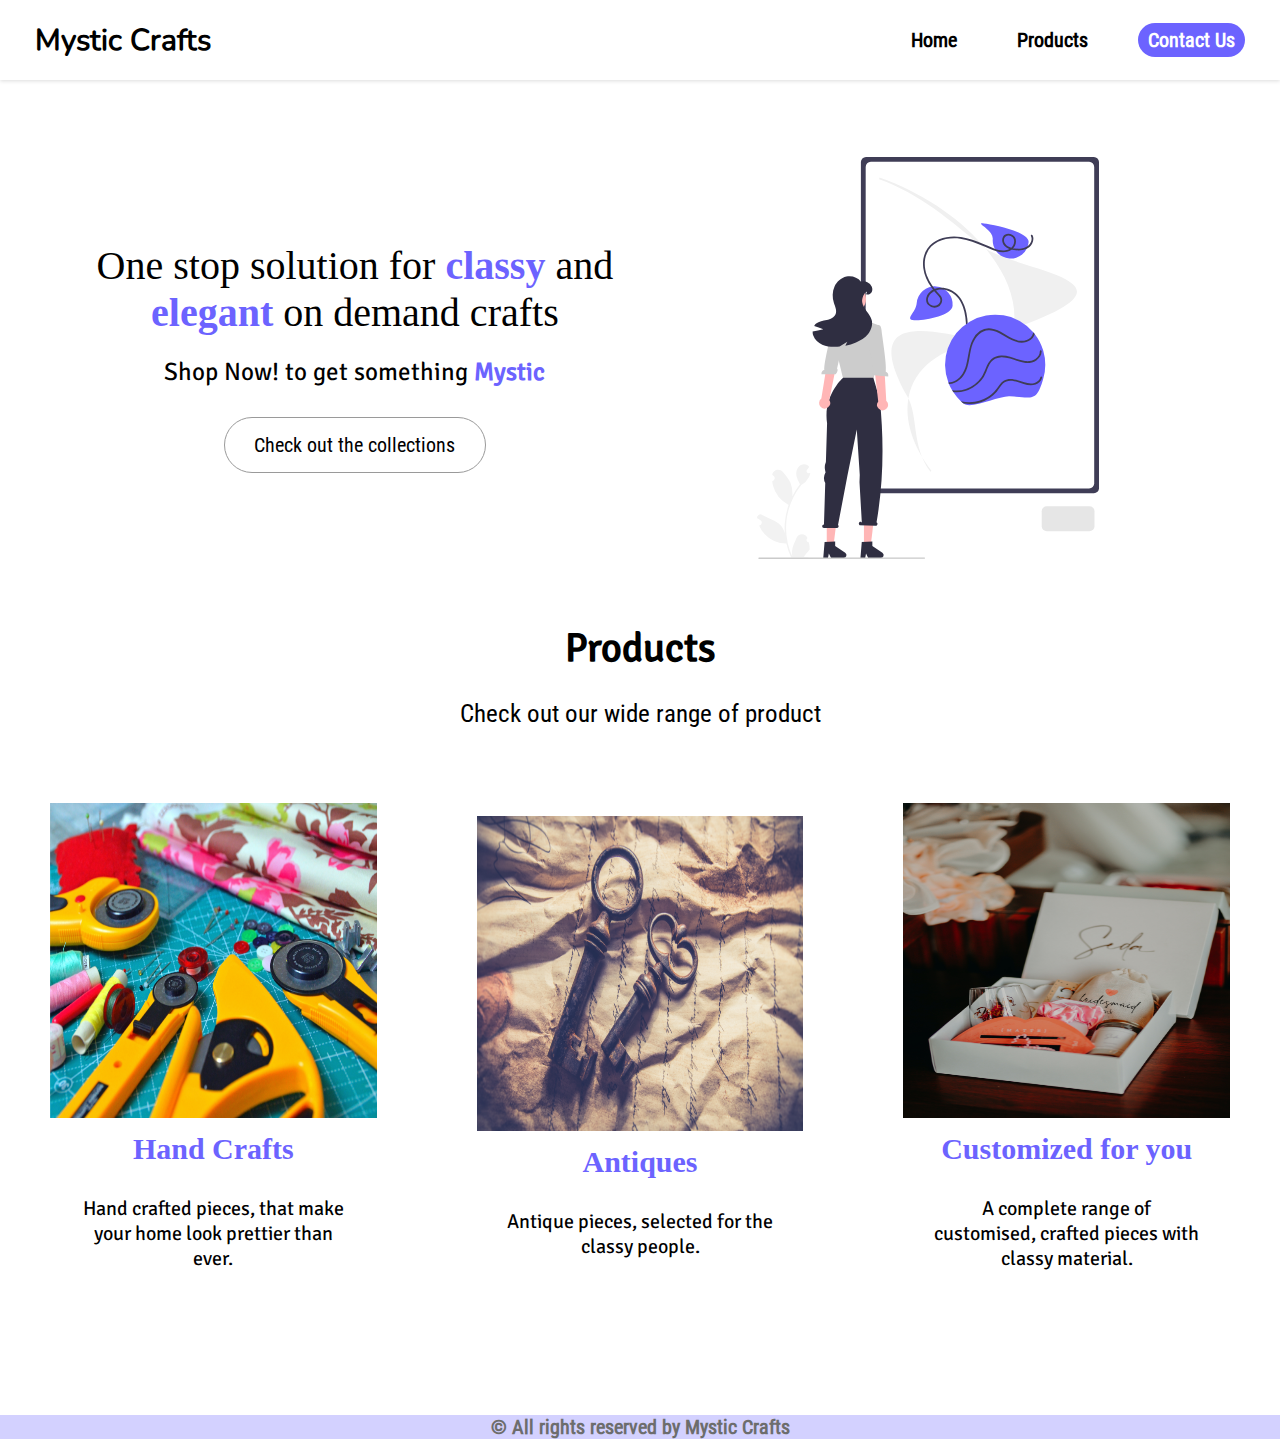
<file: index.html>
<!DOCTYPE html>
<html lang="en">
  <head>
    <meta charset="UTF-8" />
    <meta http-equiv="X-UA-Compatible" content="IE=edge" />
    <meta name="viewport" content="width=device-width, initial-scale=1.0" />

    <link rel="stylesheet" href="./static/css/style.css" />
    <title>Mystic Crafts</title>
  </head>
  <body>
    <header class="navbar-container">
      <div class="logo-font"><a href="index.html">Mystic Crafts</a></div>
      <div class="navbar">
        <a href="index.html" class="links">Home</a>
        <a href="products.html" class="links">Products</a>
        <a href="contact.html" class="links contact-link">Contact Us</a>
      </div>
    </header>

    <article>
      <section class="intro-section-one">
        <div class="intro-text">
          <h2>
            One stop solution for <span>classy</span> and
            <span>elegant</span> on demand crafts
          </h2>
          <h4>Shop Now! to get something <span>Mystic</span></h4>
          <a href="shop.html" class="hero-btn">Check out the collections</a>
        </div>
        <div class="intro-one-img">
          <img src="./static/images/hero-art.svg" alt="" />
        </div>
      </section>

      <section class="intro-section-two" id="products">
        <div class="heading-one">Products</div>
        <div class="sub-heading-one">Check out our wide range of product</div>
        <div class="overview-section-card">
          <a href="new_page.html" class="product-desc-container">
            <img src="./static/images/Crafts.jpg" alt="product-image" srcset="">
            <h2>Hand Crafts</h2>
            <p>
              Hand crafted pieces, that make your home look prettier than ever.
            </p>
          </a>
          <a href="new_page.html" class="product-desc-container">
            <img src="./static/images/Antique.jpg" alt="product-image" srcset="">
            <h2>Antiques</h2>
            <p>Antique pieces, selected for the classy people.</p>
          </a>
          <a href="new_page.html" class="product-desc-container">
            <img src="./static/images/Hand-made.jpg" alt="product-image" srcset="">
            <h2>Customized for you</h2>
            <p>
              A complete range of customised, crafted pieces with classy
              material.
            </p>
          </a>
        </div>
      </section>
    </article>
    <footer>
      <h1>&copy; All rights reserved by Mystic Crafts</h1>
    </footer>
  </body>
</html>
</file>
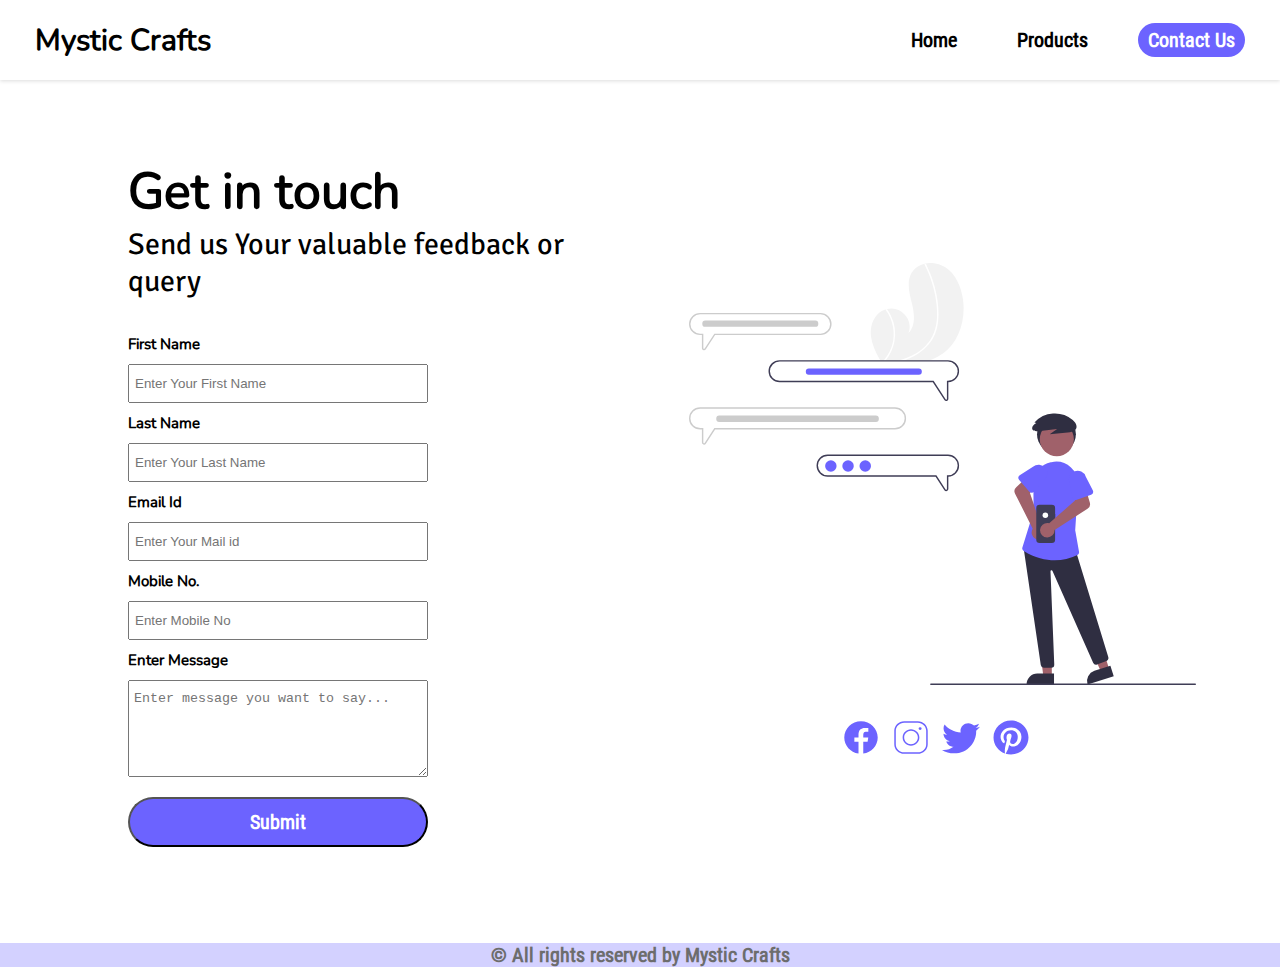
<file: contact.html>
<!DOCTYPE html>
<html lang="en">
  <head>
    <meta charset="UTF-8" />
    <meta http-equiv="X-UA-Compatible" content="IE=edge" />
    <meta name="viewport" content="width=device-width, initial-scale=1.0" />

    <link rel="stylesheet" href="./static/css/style.css" />
    <!-- <link rel="stylesheet" href="./static/css/contact.css" /> -->
    <title>Mystic Crafts | Contact</title>
  </head>
  <body>
    <header class="navbar-container">
      <div class="logo-font"><a href="#">Mystic Crafts</a></div>
      <div class="navbar">
        <a href="index.html" class="links">Home</a>
        <a href="products" class="links">Products</a>
        <a href="contact.html" class="links contact-link">Contact Us</a>
      </div>
    </header>
    <article class="contact-article">
      <div class="contact-container">
        <div class="heading-container">
          <h2>Get in touch</h2>
          <p>Send us Your valuable feedback or query</p>
        </div>
        <div class="form-container">
          <form action="index.html" method="post">
            <div class="input-section">
              <label for="first-name">First Name</label>
              <input type="text" placeholder="Enter Your First Name" id="firstName">
            </div>
            <div class="input-section">
              <label for="last-name">Last Name</label>
              <input type="text" placeholder="Enter Your Last Name" id="lastName">
            </div>
            <div class="input-section">
              <label for="Email">Email Id</label>
              <input type="email" placeholder="Enter Your Mail id" id="email">
            </div>
            <div class="input-section">
              <label for="mobile-no">Mobile No.</label>
              <input type="number" placeholder="Enter Mobile No" id="mobile">
            </div>
            <div class="input-section">
              <label for="message">Enter Message</label>
              <textarea name="message-box" placeholder="Enter message you want to say..." cols="30" rows="5" id="message"></textarea>
            </div>
            <input type="submit" value="Submit" class="submit-btn" id="submit">
          </form>
        </div>
      </div>
      <div class="contact-about-container">
        <img src="./static/images/contact.svg" alt="" srcset="">
        <div class="social-link">
          <a href=""><img src="./static/images/facebook.svg" alt=""></a>
          <a href=""><img src="./static/images/instagram.svg" alt=""></a>
          <a href=""><img src="./static/images/twitter.svg" alt=""></a>
          <a href=""><img src="./static/images/pinterest.svg" alt=""></a>

        </div>
      </div>
    </article>
    <footer>
      <h1>&copy; All rights reserved by Mystic Crafts</h1>
    </footer>
    <script></script>
    <script src="./static/js/index.js"></script>
  </body>
</html>
</file>
<file: static/css/style.css>
/* For Logo */
@font-face {
  font-family: Dancing-Script;
  src: url("/static/fonts/DancingScript-Regular.ttf");
}
/* For Menu */
@font-face {
  font-family: Roboto;
  src: url("/static/fonts/RobotoCondensed-Regular.ttf");
}
/* For Description */
@font-face {
  font-family: Signika;
  src: url("/static/fonts/SignikaNegative-Regular.ttf");
}

@font-face {
  font-family: Nunito;
  src: url("/static/fonts/Nunito-Regular.ttf");
}

:root {
  --blue: #5b8fb9;
  --purple: #6c63ff;
  --hover-color: #d3d1ff;
}

* {
  margin: 0;
  padding: 0;
  text-decoration: none;
  color: #000000;
  list-style: none;
}

/* Navbar CSS */
header {
  width: 100%;
  height: 80px;
  box-shadow: 0px 1px 4px 0px rgb(0 0 0 / 14%);
  /* position: sticky;
  top: 0; */
}

.navbar-container {
  width: 100%;
  display: flex;
  /* justify-content: center; */
  align-items: center;
}

.logo-font {
  /* flex: 1 1; */
  width: 20%;
  padding: 5px 15px;
  margin-left: 20px;
}

.logo-font a {
  font-family: "Nunito", sans-serif;
  font-size: 40px;
  font-weight: 600;
  cursor: pointer;
}

.navbar {
  width: 80%;
  display: flex;
  justify-content: flex-end;
  align-items: center;
  padding: 5px 15px;
}

.navbar a {
  font-family: "Roboto";
  font-size: 20px;
  font-weight: 600;
  cursor: pointer;
}

.links {
  margin-left: 20px;
  margin-right: 20px;
  padding: 5px 10px;
  text-align: center;
}

.links:hover {
  border-bottom: 3px solid var(--purple);
  transition: 1s;
}
.contact-link {
  background-color: var(--purple);
  color: #ffffff;
  border-radius: 30px;
}

.contact-link:hover {
  background-color: var(--hover-color);
  color: #000000;
  transition: 0.5s;
}

/* article Section CSS */
article {
  width: 100%;
  padding-top: 6%;
}

.intro-section-one {
  display: flex;
  width: 100%;
  align-items: center;
  justify-content: center;
}

.intro-text {
  width: 45%;
  display: flex;
  flex-direction: column;
  justify-content: center;
  align-items: center;
}

.intro-text h2 {
  font-family: "Dancing Script", cursive;
  font-size: 40px;
  font-weight: 400;
  text-align: center;
}

.intro-text h4 {
  font-family: "Signika", sans-serif;
  font-size: 25px;
  font-weight: 200;
  text-align: center;
  margin-top: 20px;
}
.intro-text h2 span {
  font-weight: 600;
  color: var(--purple);
}

.intro-text h4 span {
  font-weight: 600;
  color: var(--purple);
}

.hero-btn {
  padding: 15px;
  font-size: 15px;
  border: none;
  border: 1px solid #9a9a9a;
  border-radius: 30px;
  margin-top: 30px;
  text-align: center;
  cursor: pointer;
  font-family: "Roboto";
  font-size: 20px;
  font-weight: 500;
  width: 40%;
}

.hero-btn:hover {
  background-color: var(--hover-color);
  transition: 0.5s;
}

.intro-one-img {
  display: flex;
  justify-content: center;
}

.intro-one-img img {
  width: 60%;
}

/* Products Section */

.intro-section-two {
  width: 100%;
  padding-top: 5%;
  padding-bottom: 5%;
}

.heading-one {
  text-align: center;
  font-family: "Signika", sans-serif;
  font-size: 40px;
  font-weight: 600;
  padding: 0 10px;
  margin-bottom: 2%;
}

.sub-heading-one {
  text-align: center;
  font-family: "Roboto", sans-serif;
  font-size: 25px;
  font-weight: 300;
  padding: 0 10px;
  margin-bottom: 2%;
}

.overview-section-card {
  display: flex;
  justify-content: space-evenly;
  align-items: center;
}

.product-desc-container {
  width: 30%;
  padding: 20px;
  margin: 30px;
  border-radius: 10px;
}

.product-desc-container:hover {
  background-color: var(--hover-color);
  transition: 1s;
}

.product-desc-container h2 {
  text-align: center;
  font-family: "Dancing Script", cursive;
  font-weight: 600;
  font-size: 30px;
  margin: 10px 0 10px 0;
  color: var(--purple);
}

.product-desc-container p {
  font-family: "Signika", sans-serif;
  font-weight: 400;
  font-size: 20px;
  text-align: center;
  margin: 20px;
  padding: 10px;
}

.product-desc-container img {
  width: 100%;
  height: 35vh;
}

footer {
  background-color: var(--hover-color);
}

footer h1 {
  text-align: center;
  font-size: 20px;
  color: #6d6d6d;
  font-family: "Roboto";
}

/* Contact CSS */
.contact-article{
  display: flex;
  justify-content: center;
  padding-bottom: 6%;
}


.heading-container{
  font-size: 30px;
  font-weight: 400;
}

.heading-container h2{
  font-family: 'Nunito', sans-serif;
  font-size: 50px;
}

.heading-container p{
  font-family: 'Signika', sans-serif;
}

.form-container{
  display: flex;
  flex-direction: column;
  align-items: flex-start;
  margin-top: 5%;
}

.input-section{
  display: flex;
  flex-direction: column;
  width: 300px;
}

.input-section label{
  font-family: 'Nunito', sans-serif;
  font-weight: 600;
  font-size: 15px;
  margin: 10px 0px;
}

.input-section input{
  padding: 10px 5px;
}

.input-section textarea{
  padding: 10px 5px;
}

.submit-btn{
  padding: 11px;
  margin: 20px 0px;
  width: 100%;
  border-radius: 30px;
  background: var(--purple);
  font-size: 20px;
  font-family: 'Roboto', sans-serif;
  font-weight: 600;
  color: #ffffff;
  cursor: pointer;
}

.submit-btn:hover{
  background-color: var(--hover-color);
  color: #000000;
  transition: 1s;
}   

.contact-about-container img{
  width: 75%;
}

.social-link{
  display: flex;
  justify-content: center;
  margin-top: 5%;
}

.contact-about-container{
  display: flex;
  flex-direction: column;
  justify-content: center;
  align-items: center;
}


@media screen and (max-width: 980px) {
  .logo-font a {
    font-size: 20px;
  }

  .links{
    margin-left: 6px;
    margin-right: 3px;
  }
  .navbar a{
    font-size: 15px;
  }

  .intro-section-one {
    flex-direction: column;
  }

  .intro-text {
    width: 85%;
  }

  .intro-text h2 {
    font-size: 25px;
    font-weight: 600;
  }

  .intro-one-img {
    margin-top: 5%;
  }

  .intro-one-img img {
    width: 40%;
  }

  .overview-section-card {
    flex-direction: column;
    width: 100%;
  }

  .product-desc-container {
    width: 50%;
    margin: 30px 30px 0px 30px;
  }

  .contact-article {
    flex-direction: column-reverse;
  }

  .contact-about-container img{
    width: 40%;
  }

  .social-link img{
    width: 75%;
  }

  .contact-container{
    display: flex;
    flex-direction: column;
    justify-content: center;
    align-items: center;
    text-align: center;
    margin-top: 6%;
  }

  .form-container{
    text-align: left;
  }

  .heading-container h2{
    font-size: 35px;
  }

  .heading-container p{
    font-size: 20px;
  }
}


@media screen and (max-width: 1282px){
  .contact-container{
    margin-left: 10%;
  }

  .logo-font a{
    font-size: 30px;
  }
}
</file>
